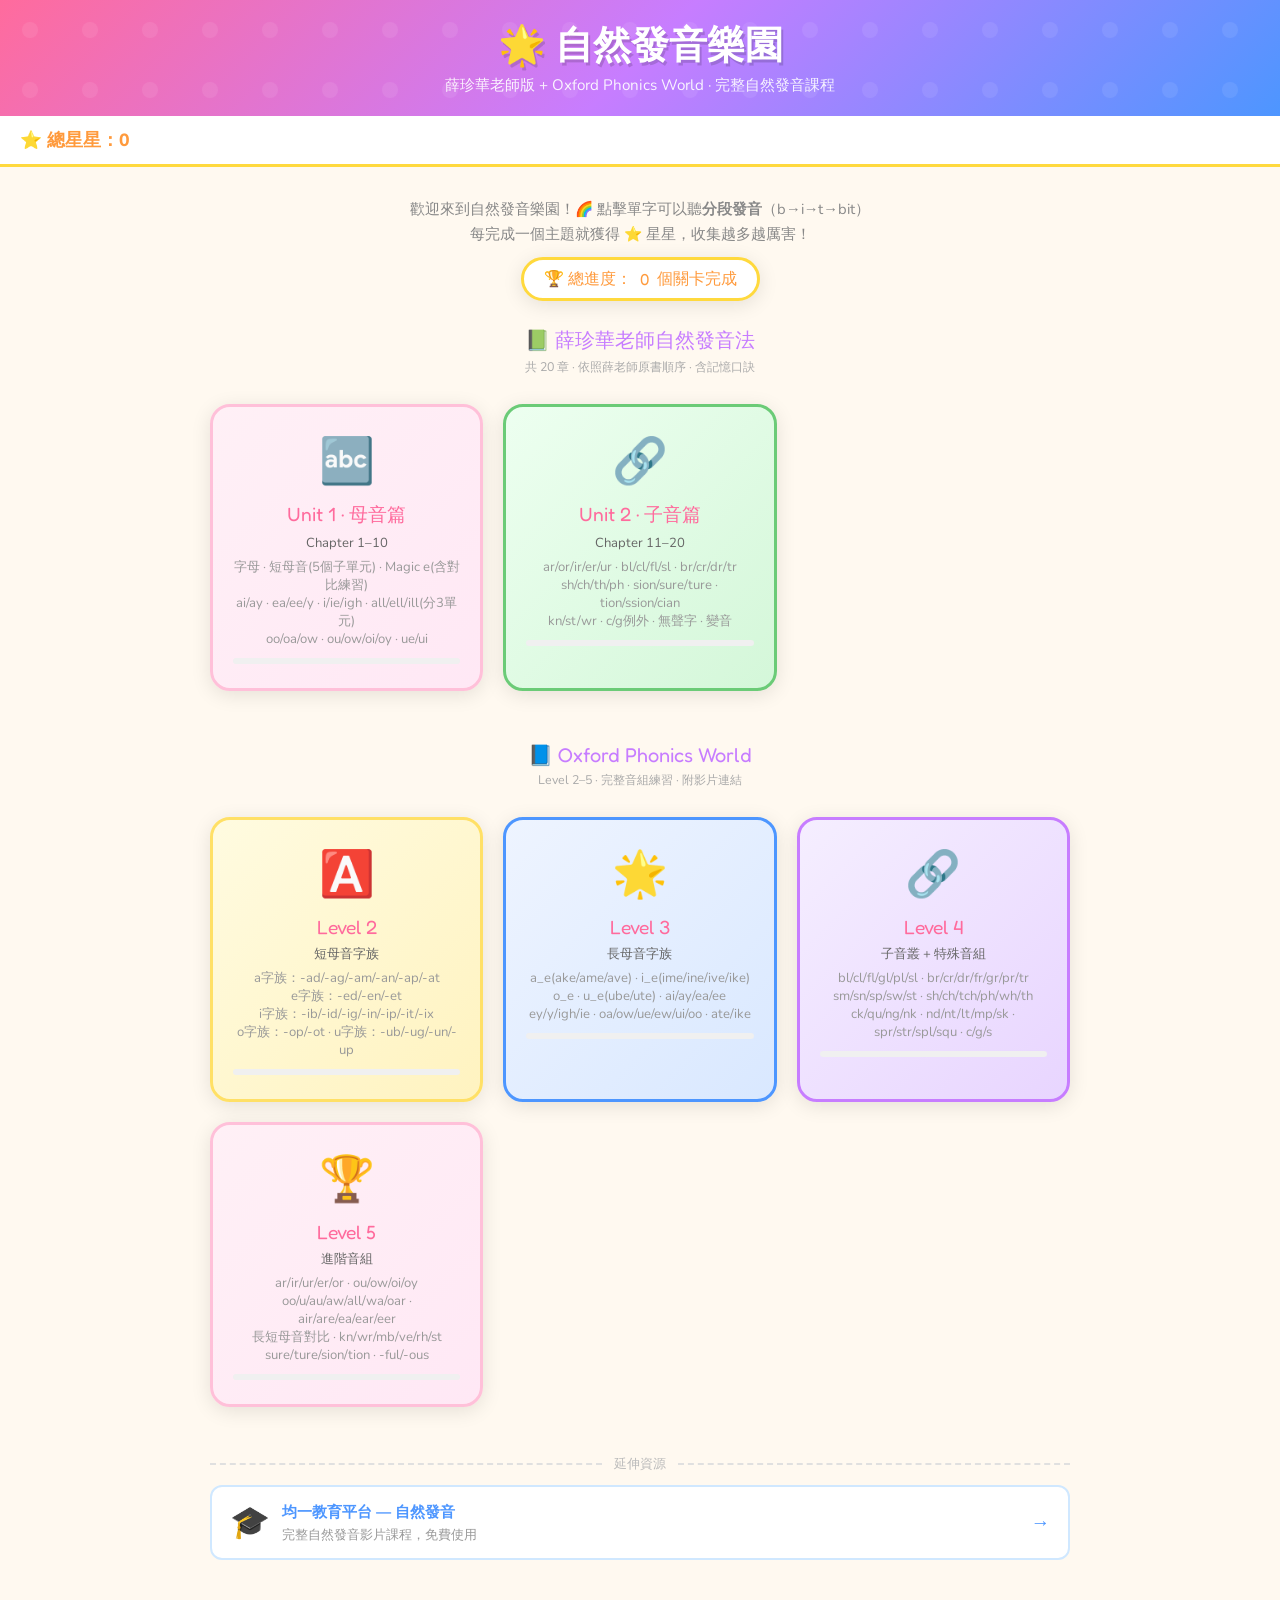
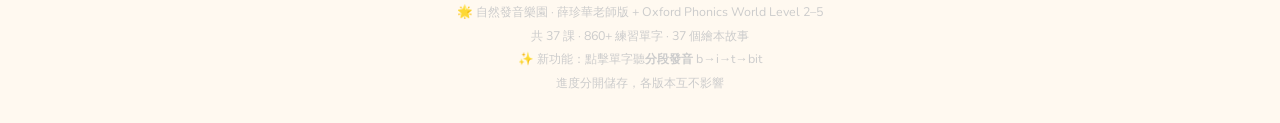
<file: index.html>
<!DOCTYPE html>
<html lang="zh-TW">
<head>
<meta charset="UTF-8">
<meta name="viewport" content="width=device-width, initial-scale=1.0">
<title>🌟 自然發音樂園 — 薛珍華 + Oxford</title>
<link href="https://fonts.googleapis.com/css2?family=Nunito:wght@400;600;700;800;900&family=Fredoka+One&display=swap" rel="stylesheet">
<link rel="stylesheet" href="style.css">
<style>
  .hero { text-align:center; padding:24px 20px 8px; max-width:700px; margin:0 auto; }
  .hero p { font-size:0.92rem; color:#888; margin-top:6px; line-height:1.7; }
  .total-stars { display:inline-flex; align-items:center; gap:8px; background:white;
    border:3px solid var(--yellow); border-radius:50px; padding:8px 20px;
    font-family:'Fredoka One',cursive; font-size:1rem; color:var(--orange);
    margin-top:10px; box-shadow:var(--shadow); }
  .section-title { font-family:'Fredoka One',cursive; font-size:1.25rem;
    color:var(--purple); text-align:center; padding:0 20px;
    max-width:900px; margin:18px auto 0; }
  .section-divider { display:flex; align-items:center; gap:12px;
    max-width:900px; margin:6px auto 0; padding:0 20px; }
  .section-divider hr { flex:1; border:none; border-top:2px dashed #e0e0e0; }
  .section-divider span { font-size:0.8rem; color:#bbb; white-space:nowrap; }
  .unit-subtitle { font-size:0.78rem; color:#aaa; text-align:center; margin-top:4px; }
  footer { text-align:center; padding:28px 20px;
    color:#ccc; font-size:0.78rem; line-height:1.9; }
</style>
</head>
<body>

<header>
  <h1>🌟 自然發音樂園</h1>
  <p>薛珍華老師版 + Oxford Phonics World · 完整自然發音課程</p>
</header>

<div id="progress-bar">
  <span class="star-count">⭐ 總星星：<span id="star-num">0</span></span>
  <div class="progress-stars" id="progress-stars"></div>
</div>

<div class="hero">
  <p>歡迎來到自然發音樂園！🌈 點擊單字可以聽<b>分段發音</b>（b→i→t→bit）<br>
  每完成一個主題就獲得 ⭐ 星星，收集越多越厲害！</p>
  <div class="total-stars">🏆 總進度：<span id="done-count">0</span> 個關卡完成</div>
</div>

<!-- ── 薛珍華版 ── -->
<div class="section-title">📗 薛珍華老師自然發音法</div>
<div class="unit-subtitle">共 20 章 · 依照薛老師原書順序 · 含記憶口訣</div>

<div class="unit-grid">
  <a class="unit-card" href="ch1-10.html" data-color="0">
    <span class="unit-emoji">🔤</span>
    <div class="unit-title">Unit 1 · 母音篇</div>
    <div style="font-size:0.82rem;color:#666;margin-bottom:6px">Chapter 1–10</div>
    <div class="unit-lessons">字母 · 短母音(5個子單元) · Magic e(含對比練習)<br>
    ai/ay · ea/ee/y · i/ie/igh · all/ell/ill(分3單元)<br>
    oo/oa/ow · ou/ow/oi/oy · ue/ui</div>
    <div class="unit-progress"><div class="unit-progress-bar" id="prog-xue1" style="width:0%"></div></div>
  </a>
  <a class="unit-card" href="ch11-20.html" data-color="2">
    <span class="unit-emoji">🔗</span>
    <div class="unit-title">Unit 2 · 子音篇</div>
    <div style="font-size:0.82rem;color:#666;margin-bottom:6px">Chapter 11–20</div>
    <div class="unit-lessons">ar/or/ir/er/ur · bl/cl/fl/sl · br/cr/dr/tr<br>
    sh/ch/th/ph · sion/sure/ture · tion/ssion/cian<br>
    kn/st/wr · c/g例外 · 無聲字 · 變音</div>
    <div class="unit-progress"><div class="unit-progress-bar" id="prog-xue2" style="width:0%"></div></div>
  </a>
</div>

<!-- ── Oxford Phonics World ── -->
<div class="section-title" style="margin-top:24px">📘 Oxford Phonics World</div>
<div class="unit-subtitle">Level 2–5 · 完整音組練習 · 附影片連結</div>

<div class="unit-grid">
  <a class="unit-card" href="oxford_l2.html" data-color="1">
    <span class="unit-emoji">🅰️</span>
    <div class="unit-title">Level 2</div>
    <div style="font-size:0.82rem;color:#666;margin-bottom:6px">短母音字族</div>
    <div class="unit-lessons">a字族：-ad/-ag/-am/-an/-ap/-at<br>
    e字族：-ed/-en/-et<br>
    i字族：-ib/-id/-ig/-in/-ip/-it/-ix<br>
    o字族：-op/-ot · u字族：-ub/-ug/-un/-up</div>
    <div class="unit-progress"><div class="unit-progress-bar" id="prog-oxl2" style="width:0%"></div></div>
  </a>
  <a class="unit-card" href="oxford_l3.html" data-color="3">
    <span class="unit-emoji">🌟</span>
    <div class="unit-title">Level 3</div>
    <div style="font-size:0.82rem;color:#666;margin-bottom:6px">長母音字族</div>
    <div class="unit-lessons">a_e(ake/ame/ave) · i_e(ime/ine/ive/ike)<br>
    o_e · u_e(ube/ute) · ai/ay/ea/ee<br>
    ey/y/igh/ie · oa/ow/ue/ew/ui/oo · ate/ike</div>
    <div class="unit-progress"><div class="unit-progress-bar" id="prog-oxl3" style="width:0%"></div></div>
  </a>
  <a class="unit-card" href="oxford_l4.html" data-color="4">
    <span class="unit-emoji">🔗</span>
    <div class="unit-title">Level 4</div>
    <div style="font-size:0.82rem;color:#666;margin-bottom:6px">子音叢 + 特殊音組</div>
    <div class="unit-lessons">bl/cl/fl/gl/pl/sl · br/cr/dr/fr/gr/pr/tr<br>
    sm/sn/sp/sw/st · sh/ch/tch/ph/wh/th<br>
    ck/qu/ng/nk · nd/nt/lt/mp/sk · spr/str/spl/squ · c/g/s</div>
    <div class="unit-progress"><div class="unit-progress-bar" id="prog-oxl4" style="width:0%"></div></div>
  </a>
  <a class="unit-card" href="oxford_l5.html" data-color="0">
    <span class="unit-emoji">🏆</span>
    <div class="unit-title">Level 5</div>
    <div style="font-size:0.82rem;color:#666;margin-bottom:6px">進階音組</div>
    <div class="unit-lessons">ar/ir/ur/er/or · ou/ow/oi/oy<br>
    oo/u/au/aw/all/wa/oar · air/are/ea/ear/eer<br>
    長短母音對比 · kn/wr/mb/ve/rh/st<br>
    sure/ture/sion/tion · -ful/-ous</div>
    <div class="unit-progress"><div class="unit-progress-bar" id="prog-oxl5" style="width:0%"></div></div>
  </a>
</div>

<!-- ── 均一教育平台 ── -->
<div class="section-divider" style="margin-top:20px">
  <hr><span>延伸資源</span><hr>
</div>
<div style="max-width:900px;margin:12px auto;padding:0 20px;">
  <a href="https://www.junyiacademy.org/topics/eephn" target="_blank" class="ext-link-card" style="display:flex;align-items:center;gap:12px;background:white;border-radius:12px;padding:14px 18px;text-decoration:none;color:#333;border:2px solid #d0e8ff;">
    <span style="font-size:2rem">🎓</span>
    <div>
      <div style="font-weight:800;font-size:0.95rem;color:var(--blue)">均一教育平台 — 自然發音</div>
      <div style="font-size:0.8rem;color:#999;margin-top:3px">完整自然發音影片課程，免費使用</div>
    </div>
    <span style="margin-left:auto;color:var(--blue);font-size:1.2rem">→</span>
  </a>
</div>

<footer>
  🌟 自然發音樂園 · 薛珍華老師版 + Oxford Phonics World Level 2–5<br>
  共 37 課 · 860+ 練習單字 · 37 個繪本故事<br>
  ✨ 新功能：點擊單字聽<b>分段發音</b> b→i→t→bit<br>
  進度分開儲存，各版本互不影響
</footer>

<script>
// 計算各版本的星星和完成數
const keys = [
  'phonics_stars','xue_phonics_stars',
  'oxford_l2_stars','oxford_l3_stars','oxford_l4_stars','oxford_l5_stars'
];
let totalStars = 0;
keys.forEach(k => totalStars += parseInt(localStorage.getItem(k)||'0'));
document.getElementById('star-num').textContent = totalStars;

const starsEl = document.getElementById('progress-stars');
for (let i = 0; i < Math.min(totalStars, 20); i++) {
  const s = document.createElement('span');
  s.className = 'star earned'; s.textContent = '⭐';
  starsEl.appendChild(s);
}

// Done counts
const doneKeys = [
  ['xue_phonics_done', 1, 10,  'prog-xue1'],
  ['xue_phonics_done', 11, 20, 'prog-xue2'],
  ['oxford_l2_done',   101,105,'prog-oxl2'],
  ['oxford_l3_done',   201,204,'prog-oxl3'],
  ['oxford_l4_done',   301,303,'prog-oxl4'],
  ['oxford_l5_done',   401,404,'prog-oxl5'],
];
let totalDone = 0;
doneKeys.forEach(([key, from, to, barId]) => {
  const done = JSON.parse(localStorage.getItem(key)||'[]');
  const count = done.filter(id => id >= from && id <= to).length;
  totalDone += count;
  const total = to - from + 1;
  const bar = document.getElementById(barId);
  if (bar) bar.style.width = Math.round((count/total)*100) + '%';
});
document.getElementById('done-count').textContent = totalDone;
</script>
</body>
</html>
</file>
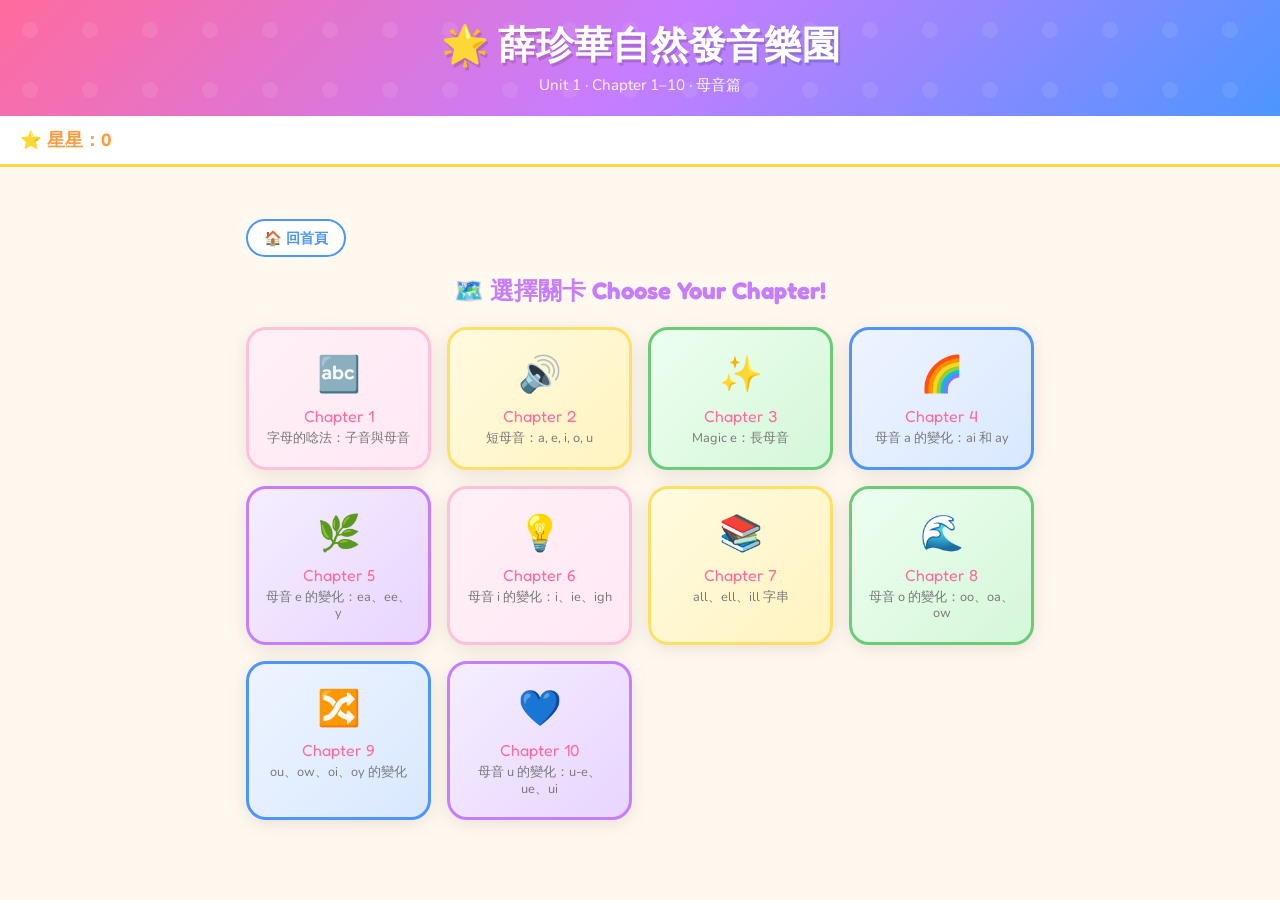
<file: ch1-10.html>
<!DOCTYPE html>
<html lang="zh-TW">
<head>
<meta charset="UTF-8">
<meta name="viewport" content="width=device-width, initial-scale=1.0">
<title>Unit 1 · Ch1–10 · 薛珍華自然發音</title>
<link href="https://fonts.googleapis.com/css2?family=Nunito:wght@400;600;700;800;900&family=Fredoka+One&display=swap" rel="stylesheet">
<link rel="stylesheet" href="style.css">
</head>
<body>
<header>
  <h1>🌟 薛珍華自然發音樂園</h1>
  <p>Unit 1 · Chapter 1–10 · 母音篇</p>
</header>
<div id="progress-bar">
  <span class="star-count">⭐ 星星：<span id="star-num">0</span></span>
  <div class="progress-stars" id="progress-stars"></div>
</div>
<div id="screen-map" class="screen active">
  <div id="lesson-map">
    <a href="index.html" class="home-link">🏠 回首頁</a>
    <h2>🗺️ 選擇關卡 Choose Your Chapter!</h2>
    <div class="lesson-grid" id="lesson-grid"></div>
  </div>
</div>
<div id="screen-lesson" class="screen">
  <a href="index.html" class="home-link">🏠 首頁</a>
  <button class="back-btn" onclick="showMap()">← 返回關卡地圖</button>
  <div id="lesson-content"></div>
</div>
<script>const STORAGE_KEY="xue_phonics";</script>
<script src="data_xue_ch1_10.js"></script>
<script src="engine_core_v2.js"></script>
</body>
</html>
</file>
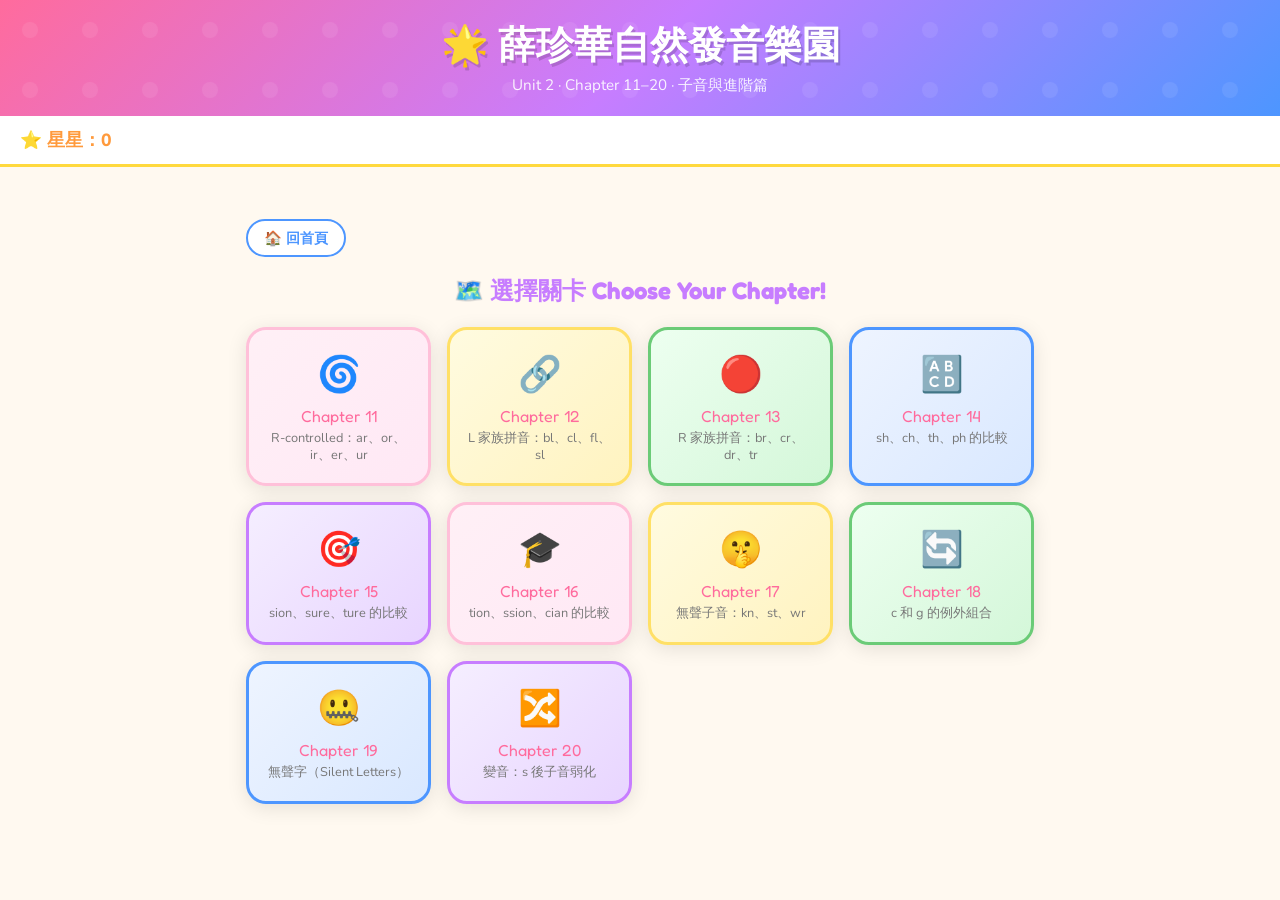
<file: ch11-20.html>
<!DOCTYPE html>
<html lang="zh-TW">
<head>
<meta charset="UTF-8">
<meta name="viewport" content="width=device-width, initial-scale=1.0">
<title>Unit 2 · Ch11–20 · 薛珍華自然發音</title>
<link href="https://fonts.googleapis.com/css2?family=Nunito:wght@400;600;700;800;900&family=Fredoka+One&display=swap" rel="stylesheet">
<link rel="stylesheet" href="style.css">
</head>
<body>
<header>
  <h1>🌟 薛珍華自然發音樂園</h1>
  <p>Unit 2 · Chapter 11–20 · 子音與進階篇</p>
</header>
<div id="progress-bar">
  <span class="star-count">⭐ 星星：<span id="star-num">0</span></span>
  <div class="progress-stars" id="progress-stars"></div>
</div>
<div id="screen-map" class="screen active">
  <div id="lesson-map">
    <a href="index.html" class="home-link">🏠 回首頁</a>
    <h2>🗺️ 選擇關卡 Choose Your Chapter!</h2>
    <div class="lesson-grid" id="lesson-grid"></div>
  </div>
</div>
<div id="screen-lesson" class="screen">
  <a href="index.html" class="home-link">🏠 首頁</a>
  <button class="back-btn" onclick="showMap()">← 返回關卡地圖</button>
  <div id="lesson-content"></div>
</div>
<script>const STORAGE_KEY="xue_phonics";</script>
<script src="data_xue_ch11_20.js"></script>
<script src="engine_core_v2.js"></script>
</body>
</html>
</file>
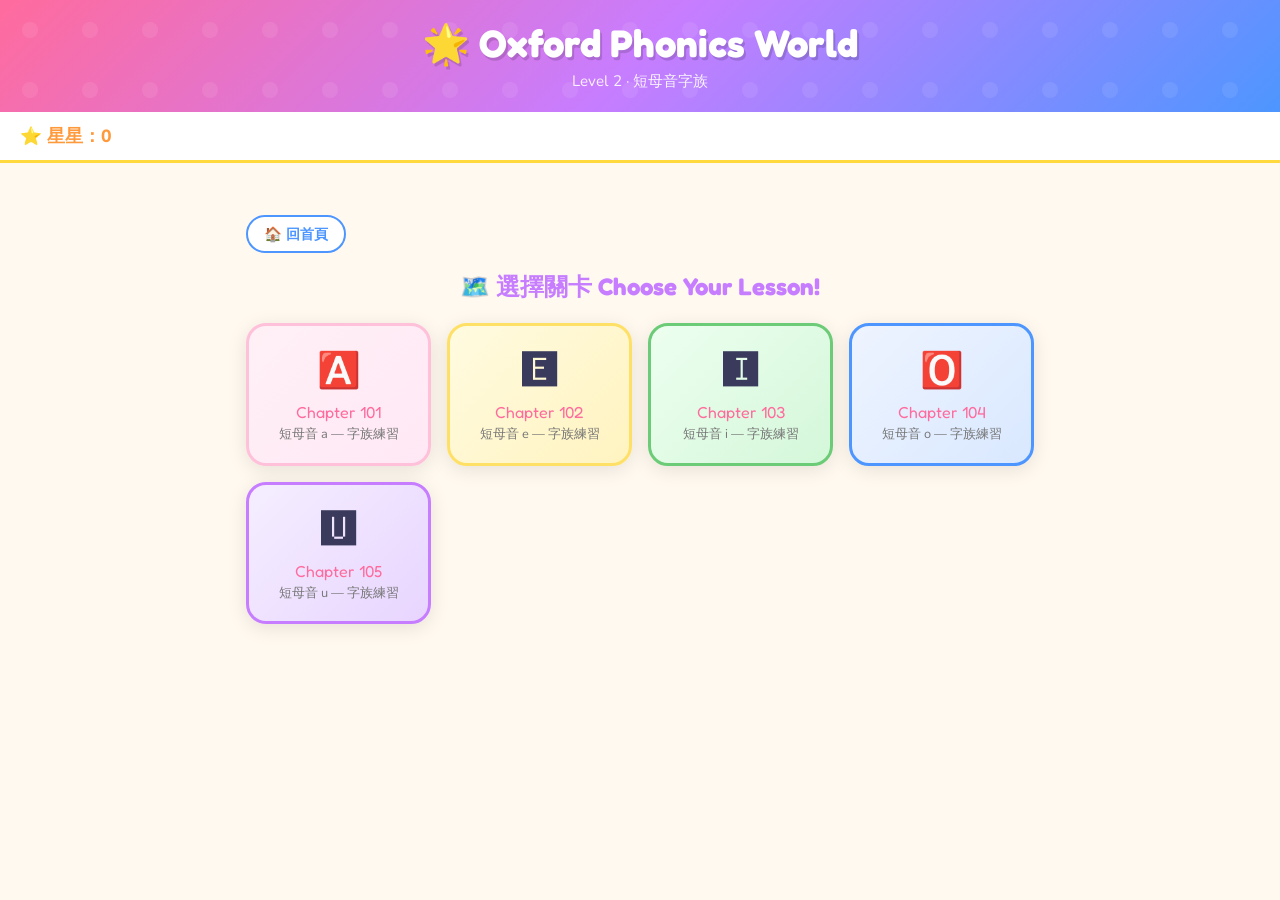
<file: oxford_l2.html>
<!DOCTYPE html>
<html lang="zh-TW">
<head>
<meta charset="UTF-8">
<meta name="viewport" content="width=device-width, initial-scale=1.0">
<title>Oxford Phonics World Level 2 · 短母音字族</title>
<link href="https://fonts.googleapis.com/css2?family=Nunito:wght@400;600;700;800;900&family=Fredoka+One&display=swap" rel="stylesheet">
<link rel="stylesheet" href="style.css">
</head>
<body>
<header>
  <h1>🌟 Oxford Phonics World</h1>
  <p>Level 2 · 短母音字族</p>
</header>
<div id="progress-bar">
  <span class="star-count">⭐ 星星：<span id="star-num">0</span></span>
  <div class="progress-stars" id="progress-stars"></div>
</div>
<div id="screen-map" class="screen active">
  <div id="lesson-map">
    <a href="index.html" class="home-link">🏠 回首頁</a>
    <h2>🗺️ 選擇關卡 Choose Your Lesson!</h2>
    <div class="lesson-grid" id="lesson-grid"></div>
  </div>
</div>
<div id="screen-lesson" class="screen">
  <a href="index.html" class="home-link">🏠 首頁</a>
  <button class="back-btn" onclick="showMap()">← 返回關卡地圖</button>
  <div id="lesson-content"></div>
</div>
<script>const STORAGE_KEY = 'oxford_l2';</script>
<script src="data_oxford_l2.js"></script>
<script src="engine_core_v2.js"></script>
</body>
</html>
</file>
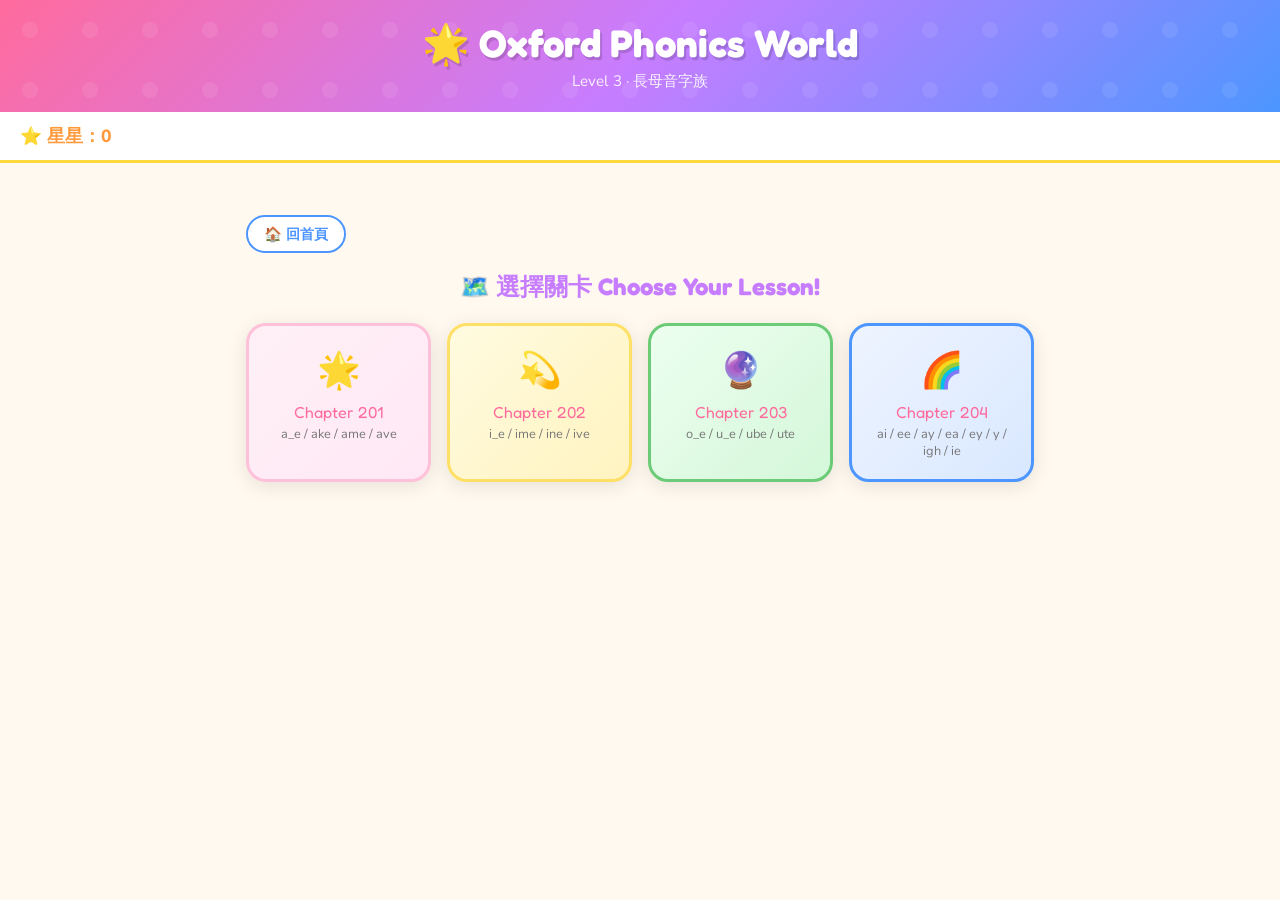
<file: oxford_l3.html>
<!DOCTYPE html>
<html lang="zh-TW">
<head>
<meta charset="UTF-8">
<meta name="viewport" content="width=device-width, initial-scale=1.0">
<title>Oxford Phonics World Level 3 · 長母音字族</title>
<link href="https://fonts.googleapis.com/css2?family=Nunito:wght@400;600;700;800;900&family=Fredoka+One&display=swap" rel="stylesheet">
<link rel="stylesheet" href="style.css">
</head>
<body>
<header>
  <h1>🌟 Oxford Phonics World</h1>
  <p>Level 3 · 長母音字族</p>
</header>
<div id="progress-bar">
  <span class="star-count">⭐ 星星：<span id="star-num">0</span></span>
  <div class="progress-stars" id="progress-stars"></div>
</div>
<div id="screen-map" class="screen active">
  <div id="lesson-map">
    <a href="index.html" class="home-link">🏠 回首頁</a>
    <h2>🗺️ 選擇關卡 Choose Your Lesson!</h2>
    <div class="lesson-grid" id="lesson-grid"></div>
  </div>
</div>
<div id="screen-lesson" class="screen">
  <a href="index.html" class="home-link">🏠 首頁</a>
  <button class="back-btn" onclick="showMap()">← 返回關卡地圖</button>
  <div id="lesson-content"></div>
</div>
<script>const STORAGE_KEY = 'oxford_l3';</script>
<script src="data_oxford_l3.js"></script>
<script src="engine_core_v2.js"></script>
</body>
</html>
</file>
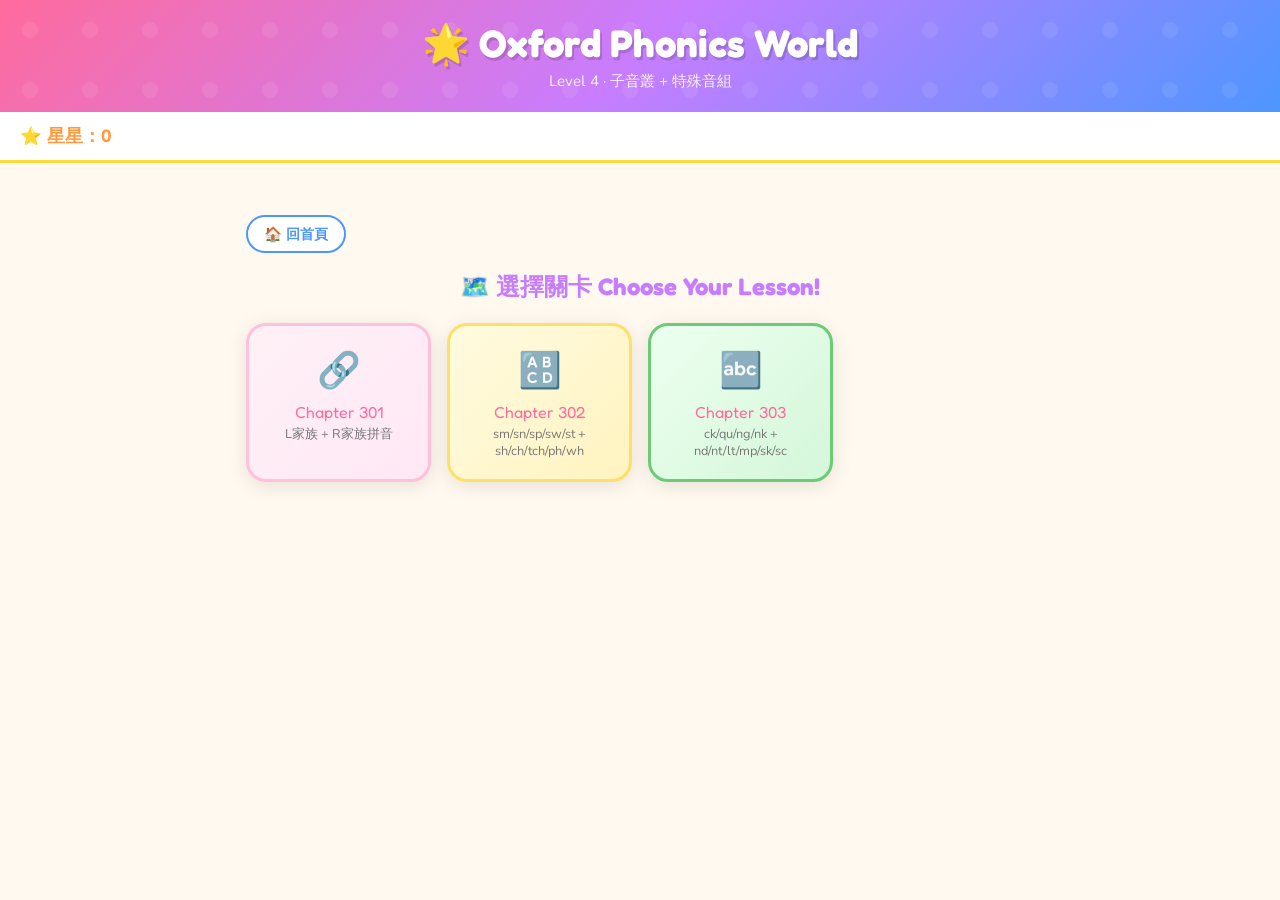
<file: oxford_l4.html>
<!DOCTYPE html>
<html lang="zh-TW">
<head>
<meta charset="UTF-8">
<meta name="viewport" content="width=device-width, initial-scale=1.0">
<title>Oxford Phonics World Level 4 · 子音叢 + 特殊音組</title>
<link href="https://fonts.googleapis.com/css2?family=Nunito:wght@400;600;700;800;900&family=Fredoka+One&display=swap" rel="stylesheet">
<link rel="stylesheet" href="style.css">
</head>
<body>
<header>
  <h1>🌟 Oxford Phonics World</h1>
  <p>Level 4 · 子音叢 + 特殊音組</p>
</header>
<div id="progress-bar">
  <span class="star-count">⭐ 星星：<span id="star-num">0</span></span>
  <div class="progress-stars" id="progress-stars"></div>
</div>
<div id="screen-map" class="screen active">
  <div id="lesson-map">
    <a href="index.html" class="home-link">🏠 回首頁</a>
    <h2>🗺️ 選擇關卡 Choose Your Lesson!</h2>
    <div class="lesson-grid" id="lesson-grid"></div>
  </div>
</div>
<div id="screen-lesson" class="screen">
  <a href="index.html" class="home-link">🏠 首頁</a>
  <button class="back-btn" onclick="showMap()">← 返回關卡地圖</button>
  <div id="lesson-content"></div>
</div>
<script>const STORAGE_KEY = 'oxford_l4';</script>
<script src="data_oxford_l4.js"></script>
<script src="engine_core_v2.js"></script>
</body>
</html>
</file>
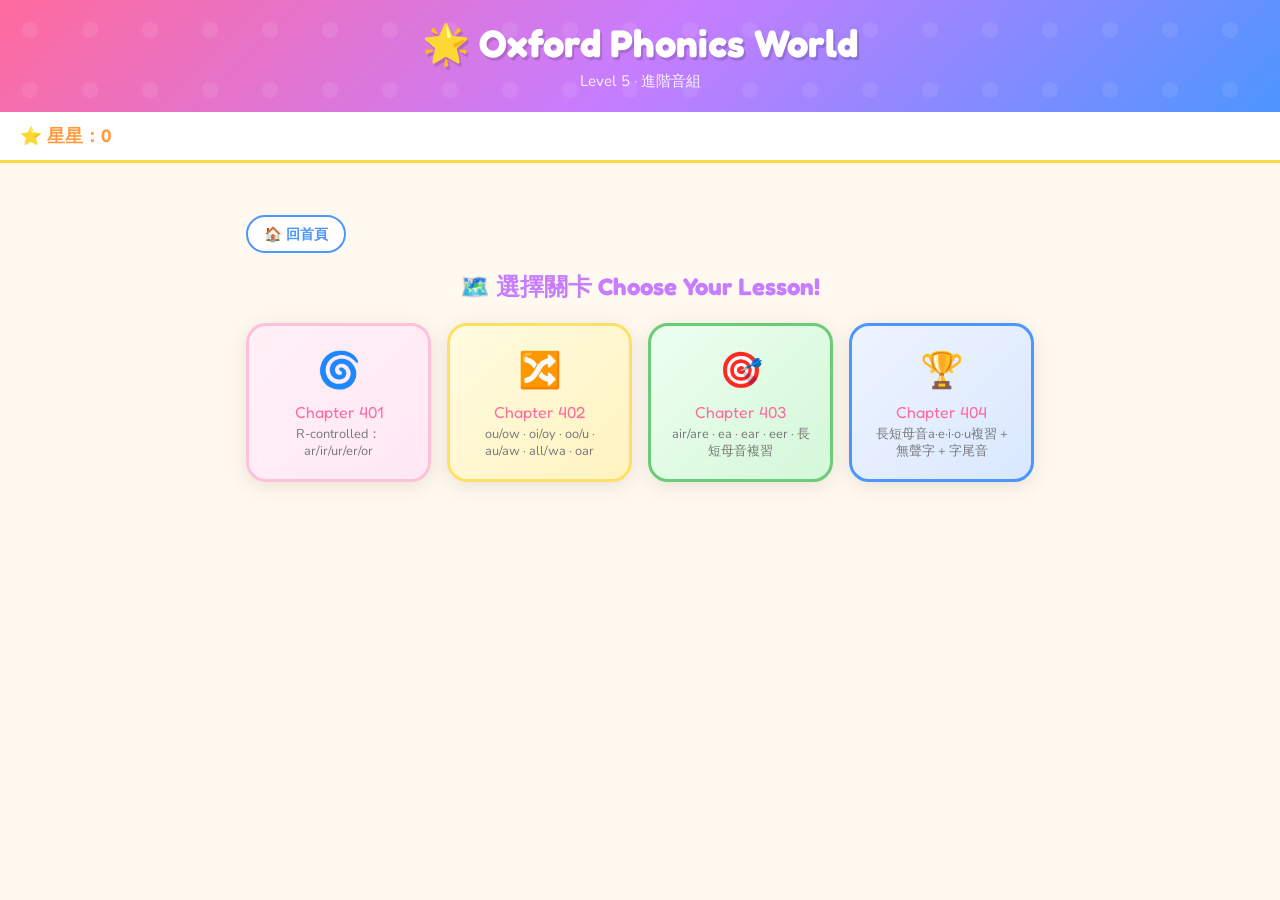
<file: oxford_l5.html>
<!DOCTYPE html>
<html lang="zh-TW">
<head>
<meta charset="UTF-8">
<meta name="viewport" content="width=device-width, initial-scale=1.0">
<title>Oxford Phonics World Level 5 · 進階音組</title>
<link href="https://fonts.googleapis.com/css2?family=Nunito:wght@400;600;700;800;900&family=Fredoka+One&display=swap" rel="stylesheet">
<link rel="stylesheet" href="style.css">
</head>
<body>
<header>
  <h1>🌟 Oxford Phonics World</h1>
  <p>Level 5 · 進階音組</p>
</header>
<div id="progress-bar">
  <span class="star-count">⭐ 星星：<span id="star-num">0</span></span>
  <div class="progress-stars" id="progress-stars"></div>
</div>
<div id="screen-map" class="screen active">
  <div id="lesson-map">
    <a href="index.html" class="home-link">🏠 回首頁</a>
    <h2>🗺️ 選擇關卡 Choose Your Lesson!</h2>
    <div class="lesson-grid" id="lesson-grid"></div>
  </div>
</div>
<div id="screen-lesson" class="screen">
  <a href="index.html" class="home-link">🏠 首頁</a>
  <button class="back-btn" onclick="showMap()">← 返回關卡地圖</button>
  <div id="lesson-content"></div>
</div>
<script>const STORAGE_KEY = 'oxford_l5';</script>
<script src="data_oxford_l5.js"></script>
<script src="engine_core_v2.js"></script>
</body>
</html>
</file>
<file: style.css>
:root {
  --pink: #FF6B9D;
  --yellow: #FFD93D;
  --green: #6BCB77;
  --blue: #4D96FF;
  --purple: #C77DFF;
  --orange: #FF9A3C;
  --bg: #FFF9F0;
  --card: #FFFFFF;
  --text: #3A3A5C;
  --light: #F0F4FF;
  --shadow: 0 4px 20px rgba(0,0,0,0.1);
  --radius: 20px;
}

* { box-sizing: border-box; margin: 0; padding: 0; }

body {
  font-family: 'Nunito', sans-serif;
  background: var(--bg);
  color: var(--text);
  min-height: 100vh;
  overflow-x: hidden;
}

/* ── Header ── */
header {
  background: linear-gradient(135deg, #FF6B9D 0%, #C77DFF 50%, #4D96FF 100%);
  padding: 20px 24px;
  text-align: center;
  position: relative;
  overflow: hidden;
}
header::before {
  content: '';
  position: absolute; inset: 0;
  background: url("data:image/svg+xml,%3Csvg width='60' height='60' viewBox='0 0 60 60' xmlns='http://www.w3.org/2000/svg'%3E%3Cg fill='none' fill-rule='evenodd'%3E%3Cg fill='%23ffffff' fill-opacity='0.08'%3E%3Ccircle cx='30' cy='30' r='8'/%3E%3C/g%3E%3C/g%3E%3C/svg%3E") repeat;
}
header h1 {
  font-family: 'Fredoka One', cursive;
  font-size: clamp(1.6rem, 5vw, 2.4rem);
  color: white;
  text-shadow: 2px 3px 0 rgba(0,0,0,0.15);
  position: relative;
}
header p {
  color: rgba(255,255,255,0.9);
  font-size: 0.95rem;
  margin-top: 4px;
  position: relative;
}

/* ── Stars / Progress ── */
#progress-bar {
  background: white;
  padding: 12px 20px;
  display: flex;
  align-items: center;
  gap: 10px;
  border-bottom: 3px solid var(--yellow);
  flex-wrap: wrap;
}
.star-count { font-size: 1.1rem; font-weight: 800; color: var(--orange); }
.progress-stars { display: flex; gap: 4px; flex-wrap: wrap; }
.star { font-size: 1.3rem; filter: grayscale(1); transition: all 0.3s; }
.star.earned { filter: none; transform: scale(1.1); }

/* ── Lesson Map ── */
#lesson-map {
  padding: 28px 20px;
  max-width: 900px;
  margin: 0 auto;
}
#lesson-map h2 {
  font-family: 'Fredoka One', cursive;
  font-size: 1.5rem;
  color: var(--purple);
  margin-bottom: 20px;
  text-align: center;
}
.lesson-grid {
  display: grid;
  grid-template-columns: repeat(auto-fill, minmax(160px, 1fr));
  gap: 16px;
}
.lesson-card {
  background: var(--card);
  border-radius: var(--radius);
  padding: 20px 16px;
  text-align: center;
  cursor: pointer;
  border: 3px solid transparent;
  box-shadow: var(--shadow);
  transition: all 0.25s cubic-bezier(.34,1.56,.64,1);
  position: relative;
  overflow: hidden;
}
.lesson-card:hover { transform: translateY(-6px) scale(1.03); }
.lesson-card.locked { opacity: 0.5; cursor: not-allowed; }
.lesson-card.done { border-color: var(--green); }
.lesson-card .lesson-emoji { font-size: 2.2rem; display: block; margin-bottom: 8px; }
.lesson-card .lesson-num {
  font-family: 'Fredoka One', cursive;
  font-size: 1.1rem;
  color: var(--pink);
}
.lesson-card .lesson-title { font-size: 0.8rem; color: #777; margin-top: 4px; line-height: 1.3; }
.lesson-card .done-badge {
  position: absolute; top: 8px; right: 8px;
  font-size: 1rem;
}
.lesson-card[data-color="0"] { background: linear-gradient(135deg, #fff0f6, #ffe8f5); border-color: #ffc0d9; }
.lesson-card[data-color="1"] { background: linear-gradient(135deg, #fffbe0, #fff3c0); border-color: #ffe066; }
.lesson-card[data-color="2"] { background: linear-gradient(135deg, #edfff0, #d4f7d9); border-color: #6bcb77; }
.lesson-card[data-color="3"] { background: linear-gradient(135deg, #eef4ff, #d9e8ff); border-color: #4d96ff; }
.lesson-card[data-color="4"] { background: linear-gradient(135deg, #f5eeff, #e8d5ff); border-color: #c77dff; }

/* ── Screen: Lesson Intro ── */
.screen { display: none; max-width: 860px; margin: 0 auto; padding: 24px 16px; }
.screen.active { display: block; }

.back-btn {
  background: white;
  border: 2.5px solid var(--pink);
  color: var(--pink);
  font-family: 'Nunito', sans-serif;
  font-weight: 800;
  font-size: 0.95rem;
  padding: 8px 18px;
  border-radius: 50px;
  cursor: pointer;
  margin-bottom: 20px;
  transition: all 0.2s;
  display: inline-flex;
  align-items: center;
  gap: 6px;
}
.back-btn:hover { background: var(--pink); color: white; }

.lesson-header {
  text-align: center;
  margin-bottom: 28px;
}
.lesson-header .big-emoji { font-size: 3.5rem; }
.lesson-header h2 {
  font-family: 'Fredoka One', cursive;
  font-size: 2rem;
  background: linear-gradient(135deg, var(--pink), var(--purple));
  -webkit-background-clip: text;
  -webkit-text-fill-color: transparent;
  margin: 8px 0 4px;
}
.lesson-header p { color: #888; font-size: 0.9rem; }

/* ── Topic Tabs ── */
.topic-tabs {
  display: flex;
  gap: 10px;
  flex-wrap: wrap;
  justify-content: center;
  margin-bottom: 24px;
}
.topic-tab {
  padding: 10px 20px;
  border-radius: 50px;
  border: 2.5px solid #e0e0e0;
  background: white;
  cursor: pointer;
  font-family: 'Nunito', sans-serif;
  font-weight: 700;
  font-size: 0.9rem;
  transition: all 0.2s;
  color: #666;
}
.topic-tab.active, .topic-tab:hover {
  border-color: var(--pink);
  background: var(--pink);
  color: white;
}

/* ── Rule Box ── */
.rule-box {
  background: linear-gradient(135deg, #fff9e6, #fff3cc);
  border: 3px solid var(--yellow);
  border-radius: var(--radius);
  padding: 18px 20px;
  margin-bottom: 24px;
}
.rule-box h3 {
  font-family: 'Fredoka One', cursive;
  font-size: 1.1rem;
  color: #b07800;
  margin-bottom: 10px;
  display: flex;
  align-items: center;
  gap: 8px;
}
.rule-box ul { list-style: none; }
.rule-box ul li {
  padding: 5px 0;
  padding-left: 24px;
  position: relative;
  font-size: 0.92rem;
  line-height: 1.6;
  color: var(--text);
}
.rule-box ul li::before { content: '✏️'; position: absolute; left: 0; }

/* ── Word Cards ── */
.words-section h3 {
  font-family: 'Fredoka One', cursive;
  font-size: 1.2rem;
  color: var(--blue);
  margin-bottom: 14px;
  display: flex;
  align-items: center;
  gap: 8px;
}
.words-grid {
  display: grid;
  grid-template-columns: repeat(auto-fill, minmax(140px, 1fr));
  gap: 14px;
  margin-bottom: 28px;
}
.word-card {
  background: white;
  border-radius: 16px;
  padding: 14px 10px;
  text-align: center;
  box-shadow: 0 3px 12px rgba(0,0,0,0.08);
  cursor: pointer;
  border: 2.5px solid transparent;
  transition: all 0.2s;
  position: relative;
}
.word-card:hover, .word-card:focus {
  border-color: var(--pink);
  transform: translateY(-3px);
  box-shadow: 0 6px 20px rgba(255,107,157,0.2);
}
.word-card .word-img {
  width: 80px; height: 80px;
  object-fit: cover;
  border-radius: 10px;
  margin-bottom: 8px;
  background: #f0f0f0;
}
.word-card .word-img-placeholder {
  width: 80px; height: 80px;
  border-radius: 10px;
  margin: 0 auto 8px;
  background: linear-gradient(135deg, #f0f0ff, #e8e0ff);
  display: flex;
  align-items: center;
  justify-content: center;
  font-size: 2.5rem;
}
.word-card .word-text {
  font-family: 'Fredoka One', cursive;
  font-size: 1.25rem;
  color: var(--text);
  display: block;
  margin-bottom: 3px;
}
.word-card .word-highlight {
  color: var(--pink);
}
.word-card .word-zh { font-size: 0.78rem; color: #999; }
.word-card .sound-btn {
  position: absolute; top: 8px; right: 8px;
  background: var(--yellow);
  border: none;
  border-radius: 50%;
  width: 28px; height: 28px;
  font-size: 0.9rem;
  cursor: pointer;
  display: flex;
  align-items: center;
  justify-content: center;
  transition: transform 0.15s;
}
.word-card .sound-btn:hover { transform: scale(1.2); }
.word-card.playing { border-color: var(--green); animation: pulse 0.5s; }
@keyframes pulse {
  0%, 100% { transform: scale(1); }
  50% { transform: scale(1.05); }
}

/* ── Practice Quiz ── */
.practice-section {
  background: linear-gradient(135deg, #eef4ff, #e8d5ff);
  border-radius: var(--radius);
  padding: 22px;
  margin-bottom: 24px;
}
.practice-section h3 {
  font-family: 'Fredoka One', cursive;
  font-size: 1.2rem;
  color: var(--purple);
  margin-bottom: 16px;
  display: flex;
  align-items: center;
  gap: 8px;
}
.quiz-feedback { text-align: center; font-size: 1.3rem; font-weight: 800; min-height: 36px; }
.quiz-choices {
  display: grid;
  grid-template-columns: 1fr 1fr;
  gap: 10px;
  margin-bottom: 14px;
}
.quiz-choice {
  padding: 14px;
  background: white;
  border: 2.5px solid #e0e0e0;
  border-radius: 14px;
  font-size: 1.15rem;
  font-weight: 700;
  cursor: pointer;
  transition: all 0.2s;
  text-align: center;
  font-family: 'Fredoka One', cursive;
}
.quiz-choice:hover { border-color: var(--blue); background: #eef4ff; }
.quiz-choice.correct { border-color: var(--green); background: #edfff0; color: var(--green); }
.quiz-choice.wrong { border-color: var(--pink); background: #fff0f6; color: var(--pink); }
.quiz-feedback.correct { color: var(--green); }
.quiz-feedback.wrong { color: var(--pink); }
.quiz-nav { display: flex; justify-content: center; gap: 12px; margin-top: 12px; }
.btn-primary {
  background: linear-gradient(135deg, var(--pink), var(--purple));
  color: white;
  border: none;
  border-radius: 50px;
  padding: 12px 28px;
  font-family: 'Nunito', sans-serif;
  font-weight: 800;
  font-size: 1rem;
  cursor: pointer;
  transition: all 0.2s;
  box-shadow: 0 4px 12px rgba(255,107,157,0.3);
}
.btn-primary:hover { transform: translateY(-2px); box-shadow: 0 6px 18px rgba(255,107,157,0.4); }
.btn-secondary {
  background: white;
  color: var(--blue);
  border: 2.5px solid var(--blue);
  border-radius: 50px;
  padding: 12px 28px;
  font-family: 'Nunito', sans-serif;
  font-weight: 800;
  font-size: 1rem;
  cursor: pointer;
  transition: all 0.2s;
}
.btn-secondary:hover { background: var(--blue); color: white; }

/* ── Story Book ── */
.storybook {
  background: linear-gradient(135deg, #fffbe6, #fff3cc);
  border: 3px solid var(--yellow);
  border-radius: var(--radius);
  padding: 24px;
  margin-top: 10px;
}
.storybook h3 {
  font-family: 'Fredoka One', cursive;
  font-size: 1.3rem;
  color: #b07800;
  margin-bottom: 6px;
}
.storybook .story-subtitle { font-size: 0.85rem; color: #b07800; margin-bottom: 16px; }
.story-page {
  background: white;
  border-radius: 14px;
  padding: 18px;
  margin-bottom: 12px;
  border-left: 4px solid var(--yellow);
  cursor: pointer;
  transition: all 0.2s;
}
.story-page:hover { transform: translateX(4px); }
.story-page .story-line {
  font-family: 'Fredoka One', cursive;
  font-size: 1.15rem;
  line-height: 1.8;
  color: var(--text);
}
.story-page .story-line .highlight-word {
  color: var(--pink);
  cursor: pointer;
  text-decoration: underline dotted;
}
.story-page .story-line .highlight-word:hover { color: var(--purple); }
.story-page .story-zh {
  font-size: 0.82rem;
  color: #999;
  margin-top: 6px;
  line-height: 1.6;
}
.story-read-btn {
  background: var(--orange);
  color: white;
  border: none;
  border-radius: 50px;
  padding: 10px 22px;
  font-family: 'Nunito', sans-serif;
  font-weight: 800;
  cursor: pointer;
  font-size: 0.9rem;
  margin-right: 8px;
  transition: all 0.2s;
}
.story-read-btn:hover { background: #e07800; transform: scale(1.05); }

/* ── Congrats ── */
.congrats-box {
  text-align: center;
  padding: 28px;
  background: linear-gradient(135deg, #fff0f6, #f5eeff);
  border-radius: var(--radius);
  border: 3px solid var(--purple);
  margin: 20px 0;
  display: none;
}
.congrats-box.show { display: block; animation: bounce 0.5s; }
@keyframes bounce {
  0% { transform: scale(0.7); } 60% { transform: scale(1.08); } 100% { transform: scale(1); }
}
.congrats-box .big-star { font-size: 4rem; }
.congrats-box h3 {
  font-family: 'Fredoka One', cursive;
  font-size: 1.5rem;
  color: var(--purple);
  margin: 10px 0 6px;
}
.congrats-box p { color: #666; font-size: 0.9rem; }

/* ── Phoneme Badge ── */
.phoneme-badge {
  display: inline-block;
  background: var(--pink);
  color: white;
  font-family: 'Fredoka One', cursive;
  font-size: 1.1rem;
  padding: 4px 14px;
  border-radius: 50px;
  margin: 4px;
  cursor: pointer;
  transition: transform 0.15s;
}
.phoneme-badge:hover { transform: scale(1.1); }

/* ── Responsive ── */
@media (max-width: 480px) {
  .words-grid { grid-template-columns: repeat(2, 1fr); }
  .quiz-choices { grid-template-columns: 1fr; }
  .quiz-word-display { font-size: 2rem; }
}

/* ── Lesson Nav ── */
.lesson-nav-dots {
  display: flex;
  justify-content: center;
  gap: 8px;
  margin-bottom: 20px;
}
.nav-dot {
  width: 32px; height: 32px;
  border-radius: 50%;
  border: 2px solid #ddd;
  background: #f5f5f5;
  cursor: pointer;
  font-weight: 800;
  font-size: 0.85rem;
  transition: all 0.2s;
  display: flex;
  align-items: center;
  justify-content: center;
  color: #aaa;
}
.nav-dot.active { background: var(--pink); border-color: var(--pink); color: white; }
.nav-dot.done { background: var(--green); border-color: var(--green); color: white; }

/* ── Word Group Boxes (regular vs exceptions) ── */
.word-group-box {
  border: 3px solid #ddd;
  border-radius: 16px;
  padding: 16px;
  margin-bottom: 18px;
}
.word-group-label {
  font-family: 'Fredoka One', cursive;
  font-size: 1.05rem;
  color: var(--text);
  margin-bottom: 4px;
}
.word-group-note {
  font-size: 0.82rem;
  color: #777;
  margin-bottom: 12px;
  line-height: 1.5;
}
/* Exception cards are wider to accommodate the note */
.word-card.has-note {
  grid-column: span 2;
  display: flex;
  flex-direction: row;
  align-items: flex-start;
  gap: 12px;
  text-align: left;
  padding: 14px;
}
.word-card.has-note .word-img-placeholder,
.word-card.has-note img.word-img {
  flex-shrink: 0;
}
.word-card.has-note .sound-btn {
  position: static;
  margin-left: auto;
  align-self: flex-start;
}
.word-exception-note {
  font-size: 0.78rem;
  color: #b07800;
  background: #fffbe6;
  border-radius: 8px;
  padding: 5px 8px;
  margin-top: 5px;
  line-height: 1.5;
}
/* img error fallback */
img.word-img { display: block; }

/* ── Syllable Break ── */
.word-syllable {
  display: block;
  font-size: 0.78rem;
  color: var(--blue);
  font-weight: 800;
  letter-spacing: 2px;
  margin-top: 1px;
}

/* ── Quiz Image ── */
.quiz-img-area {
  display: flex;
  align-items: center;
  justify-content: center;
  gap: 18px;
  background: white;
  border-radius: 14px;
  padding: 16px;
  margin-bottom: 12px;
}
.quiz-img-placeholder {
  width: 90px; height: 90px;
  border-radius: 12px;
  background: linear-gradient(135deg, #f0f0ff, #e8e0ff);
  display: flex;
  align-items: center;
  justify-content: center;
  font-size: 3rem;
  flex-shrink: 0;
}
.quiz-img-placeholder img {
  width: 90px; height: 90px;
  object-fit: cover;
  border-radius: 12px;
}
.quiz-word-block {
  text-align: center;
}
.quiz-word-display {
  font-family: 'Fredoka One', cursive;
  font-size: 2.4rem;
  color: var(--text);
  letter-spacing: 4px;
  cursor: pointer;
}
.quiz-word-display:hover { color: var(--pink); }
.quiz-hint { font-size: 0.85rem; color: #aaa; margin-top: 4px; }

/* ── Segmented Speech Display ── */
.seg-display {
  display: flex;
  align-items: center;
  justify-content: center;
  gap: 2px;
  flex-wrap: wrap;
  margin: 4px 0;
  min-height: 24px;
}
.seg-letter {
  font-family: 'Fredoka One', cursive;
  font-size: 1rem;
  color: var(--blue);
  padding: 2px 4px;
  border-radius: 4px;
  transition: all 0.2s;
}
.seg-letter.seg-active {
  background: var(--yellow);
  color: var(--text);
  transform: scale(1.3);
}
.seg-dash {
  color: #ccc;
  font-size: 0.8rem;
}

/* ── Phoneme Buttons ── */
.phoneme-row {
  display: flex;
  align-items: center;
  justify-content: center;
  gap: 3px;
  flex-wrap: wrap;
  margin: 5px 0 2px;
}
.ph-btn {
  background: #f0f4ff;
  border: 1.5px solid var(--blue);
  border-radius: 6px;
  padding: 3px 7px;
  cursor: pointer;
  transition: all 0.15s;
  min-width: 24px;
}
.ph-btn:hover { background: var(--blue); }
.ph-btn:hover .ph-letter { color: white; }
.ph-btn.ph-full {
  background: #fff0f6;
  border-color: var(--pink);
}
.ph-btn.ph-full:hover { background: var(--pink); }
.ph-letter {
  font-family: 'Fredoka One', cursive;
  font-size: 0.85rem;
  color: var(--blue);
}
.ph-full .ph-letter { color: var(--pink); }
.ph-arrow {
  font-size: 0.7rem;
  color: #ccc;
}

/* ── Sound Badge (main phoneme display) ── */
.sound-badge-row {
  display: flex;
  align-items: center;
  justify-content: center;
  gap: 14px;
  margin-bottom: 18px;
  flex-wrap: wrap;
}
.sound-badge-big {
  font-family: 'Fredoka One', cursive;
  font-size: 1.8rem;
  background: linear-gradient(135deg, var(--pink), var(--purple));
  color: white;
  border: none;
  border-radius: 16px;
  padding: 12px 28px;
  cursor: pointer;
  box-shadow: 0 4px 14px rgba(255,107,157,0.3);
  transition: all 0.2s;
  letter-spacing: 2px;
}
.sound-badge-big:hover { transform: scale(1.07); }
.sound-badge-label {
  font-size: 0.9rem;
  color: #888;
  line-height: 1.5;
}

/* ── Contrast Section (short vs long) ── */
.contrast-section {
  background: linear-gradient(135deg, #fff9e6, #fff3cc);
  border: 3px solid var(--yellow);
  border-radius: var(--radius);
  padding: 20px;
  margin-bottom: 24px;
}
.contrast-section h3 {
  font-family: 'Fredoka One', cursive;
  font-size: 1.1rem;
  color: #b07800;
  margin-bottom: 4px;
}
.contrast-grid {
  display: flex;
  flex-direction: column;
  gap: 10px;
  margin-top: 12px;
}
.contrast-row {
  display: flex;
  align-items: center;
  gap: 10px;
  flex-wrap: wrap;
}
.contrast-card {
  flex: 1;
  min-width: 110px;
  background: white;
  border-radius: 12px;
  padding: 12px 10px;
  text-align: center;
  cursor: pointer;
  border: 2.5px solid #e0e0e0;
  transition: all 0.2s;
}
.contrast-card:hover { border-color: var(--pink); transform: scale(1.04); }
.contrast-word {
  display: block;
  font-family: 'Fredoka One', cursive;
  font-size: 1.4rem;
}
.short-word { color: var(--blue); }
.long-word  { color: var(--pink); }
.contrast-label {
  display: block;
  font-size: 0.7rem;
  color: #aaa;
  margin: 2px 0;
}
.contrast-zh {
  display: block;
  font-size: 0.78rem;
  color: #999;
}
.contrast-arrow {
  font-size: 1.4rem;
  color: var(--orange);
  font-weight: 900;
}

/* ── External Links Section ── */
.ext-links-section {
  background: #f0f8ff;
  border: 2.5px solid var(--blue);
  border-radius: var(--radius);
  padding: 16px 18px;
  margin-bottom: 20px;
}
.ext-links-section h3 {
  font-family: 'Fredoka One', cursive;
  font-size: 1rem;
  color: var(--blue);
  margin-bottom: 10px;
}
.ext-link-card {
  display: flex;
  align-items: center;
  gap: 12px;
  background: white;
  border-radius: 10px;
  padding: 11px 14px;
  margin-bottom: 8px;
  text-decoration: none;
  color: var(--text);
  border: 1.5px solid #d0e8ff;
  transition: all 0.2s;
}
.ext-link-card:hover { border-color: var(--blue); background: #e8f4ff; }
.ext-link-icon { font-size: 1.6rem; flex-shrink: 0; }
.ext-link-title {
  font-weight: 800;
  font-size: 0.92rem;
  color: var(--blue);
}
.ext-link-desc { font-size: 0.78rem; color: #999; margin-top: 2px; }


/* ── Index Page: Unit Cards ── */
.unit-grid {
  display: grid;
  grid-template-columns: repeat(auto-fill, minmax(220px, 1fr));
  gap: 20px;
  max-width: 900px;
  margin: 0 auto;
  padding: 28px 20px;
}
.unit-card {
  background: white;
  border-radius: var(--radius);
  padding: 24px 20px;
  text-align: center;
  box-shadow: var(--shadow);
  cursor: pointer;
  border: 3px solid #eee;
  transition: all 0.25s cubic-bezier(.34,1.56,.64,1);
  text-decoration: none;
  display: block;
  color: var(--text);
}
.unit-card:hover { transform: translateY(-6px) scale(1.03); border-color: var(--pink); }
.unit-card.locked { opacity: 0.45; cursor: not-allowed; pointer-events: none; }
.unit-card .unit-emoji { font-size: 2.8rem; display: block; margin-bottom: 10px; }
.unit-card .unit-title {
  font-family: 'Fredoka One', cursive;
  font-size: 1.2rem;
  color: var(--pink);
  margin-bottom: 6px;
}
.unit-card .unit-lessons { font-size: 0.82rem; color: #999; }
.unit-card .unit-progress {
  margin-top: 10px;
  height: 6px;
  background: #f0f0f0;
  border-radius: 3px;
  overflow: hidden;
}
.unit-card .unit-progress-bar {
  height: 100%;
  background: linear-gradient(90deg, var(--green), var(--blue));
  border-radius: 3px;
  transition: width 0.5s;
}
.unit-card[data-color="0"] { border-color: #ffc0d9; background: linear-gradient(135deg,#fff0f6,#ffe8f5); }
.unit-card[data-color="1"] { border-color: #ffe066; background: linear-gradient(135deg,#fffbe0,#fff3c0); }
.unit-card[data-color="2"] { border-color: #6bcb77; background: linear-gradient(135deg,#edfff0,#d4f7d9); }
.unit-card[data-color="3"] { border-color: #4d96ff; background: linear-gradient(135deg,#eef4ff,#d9e8ff); }
.unit-card[data-color="4"] { border-color: #c77dff; background: linear-gradient(135deg,#f5eeff,#e8d5ff); }

/* ── Home back link ── */
.home-link {
  display: inline-flex; align-items: center; gap: 6px;
  background: white; border: 2.5px solid var(--blue);
  color: var(--blue); font-weight: 800; font-size: 0.9rem;
  padding: 7px 16px; border-radius: 50px;
  text-decoration: none; margin-bottom: 18px;
  transition: all 0.2s;
}
.home-link:hover { background: var(--blue); color: white; }

/* ══════════════════════════════════
   ENGINE v2 追加樣式
   ══════════════════════════════════ */

/* ── Lesson card: use "Chapter" label ── */
.lesson-card .lesson-num {
  font-family: 'Fredoka One', cursive;
  font-size: 1rem;
  color: var(--pink);
}

/* ── Quiz img area (already in main but ensure) ── */
.quiz-img-area {
  display: flex; align-items: center; justify-content: center;
  gap: 18px; background: white; border-radius: 14px;
  padding: 16px; margin-bottom: 12px;
}
.quiz-img-placeholder {
  width: 90px; height: 90px; border-radius: 12px;
  background: linear-gradient(135deg,#f0f0ff,#e8e0ff);
  display: flex; align-items: center; justify-content: center;
  font-size: 3rem; flex-shrink: 0;
}
.quiz-img-placeholder img {
  width: 90px; height: 90px; object-fit: cover; border-radius: 12px;
}
.quiz-word-block { text-align: center; }
.quiz-word-display {
  font-family: 'Fredoka One', cursive; font-size: 2.2rem;
  color: var(--text); letter-spacing: 3px; cursor: pointer;
}
.quiz-word-display:hover { color: var(--pink); }

/* ── Quiz choices ── */
.quiz-choices {
  display: grid; grid-template-columns: 1fr 1fr;
  gap: 10px; margin-bottom: 14px;
}
.quiz-choice {
  padding: 13px; background: white;
  border: 2.5px solid #e0e0e0; border-radius: 14px;
  font-size: 1.05rem; font-weight: 700; cursor: pointer;
  transition: all 0.2s; text-align: center;
  font-family: 'Fredoka One', cursive;
}
.quiz-choice:hover { border-color: var(--blue); background: #eef4ff; }
.quiz-choice.correct { border-color: var(--green); background: #edfff0; color: var(--green); }
.quiz-choice.wrong   { border-color: var(--pink);  background: #fff0f6; color: var(--pink); }
.quiz-feedback { text-align:center; font-size:1.2rem; font-weight:800; min-height:34px; }
.quiz-feedback.correct { color: var(--green); }
.quiz-feedback.wrong   { color: var(--pink); }
.quiz-nav { display:flex; justify-content:center; gap:12px; margin-top:10px; }

/* ── Oxford lesson card colors ── */
.lesson-card[data-color="0"] { background:linear-gradient(135deg,#fff0f6,#ffe8f5); border-color:#ffc0d9; }
.lesson-card[data-color="1"] { background:linear-gradient(135deg,#fffbe0,#fff3c0); border-color:#ffe066; }
.lesson-card[data-color="2"] { background:linear-gradient(135deg,#edfff0,#d4f7d9); border-color:#6bcb77; }
.lesson-card[data-color="3"] { background:linear-gradient(135deg,#eef4ff,#d9e8ff); border-color:#4d96ff; }
.lesson-card[data-color="4"] { background:linear-gradient(135deg,#f5eeff,#e8d5ff); border-color:#c77dff; }

/* ── word-group-box ── */
.word-group-box {
  border: 3px solid #ddd; border-radius: 16px;
  padding: 14px; margin-bottom: 16px;
}
.word-group-label {
  font-family: 'Fredoka One', cursive; font-size: 1rem;
  color: var(--text); margin-bottom: 4px;
}
.word-group-note { font-size: 0.8rem; color: #777; margin-bottom: 10px; line-height:1.5; }
.word-card.has-note { grid-column: span 2; display:flex; flex-direction:row;
  align-items:flex-start; gap:12px; text-align:left; padding:14px; }
.word-card.has-note .word-img-placeholder,
.word-card.has-note img.word-img { flex-shrink: 0; }
.word-card.has-note .sound-btn { position:static; margin-left:auto; align-self:flex-start; }
.word-exception-note {
  font-size: 0.76rem; color: #b07800; background: #fffbe6;
  border-radius: 8px; padding: 5px 8px; margin-top: 5px; line-height: 1.5;
}

/* ── Syllable break display ── */
.word-syllable {
  display: block; font-size: 0.76rem; color: var(--blue);
  font-weight: 800; letter-spacing: 2px; margin-top: 1px;
}

/* img fallback */
img.word-img { display: block; }

/* ── Responsive ── */
@media (max-width: 480px) {
  .words-grid { grid-template-columns: repeat(2,1fr); }
  .quiz-choices { grid-template-columns: 1fr; }
  .quiz-word-display { font-size: 1.7rem; }
  .contrast-row { flex-direction: column; align-items: stretch; }
  .phoneme-row { gap: 2px; }
}
</file>
